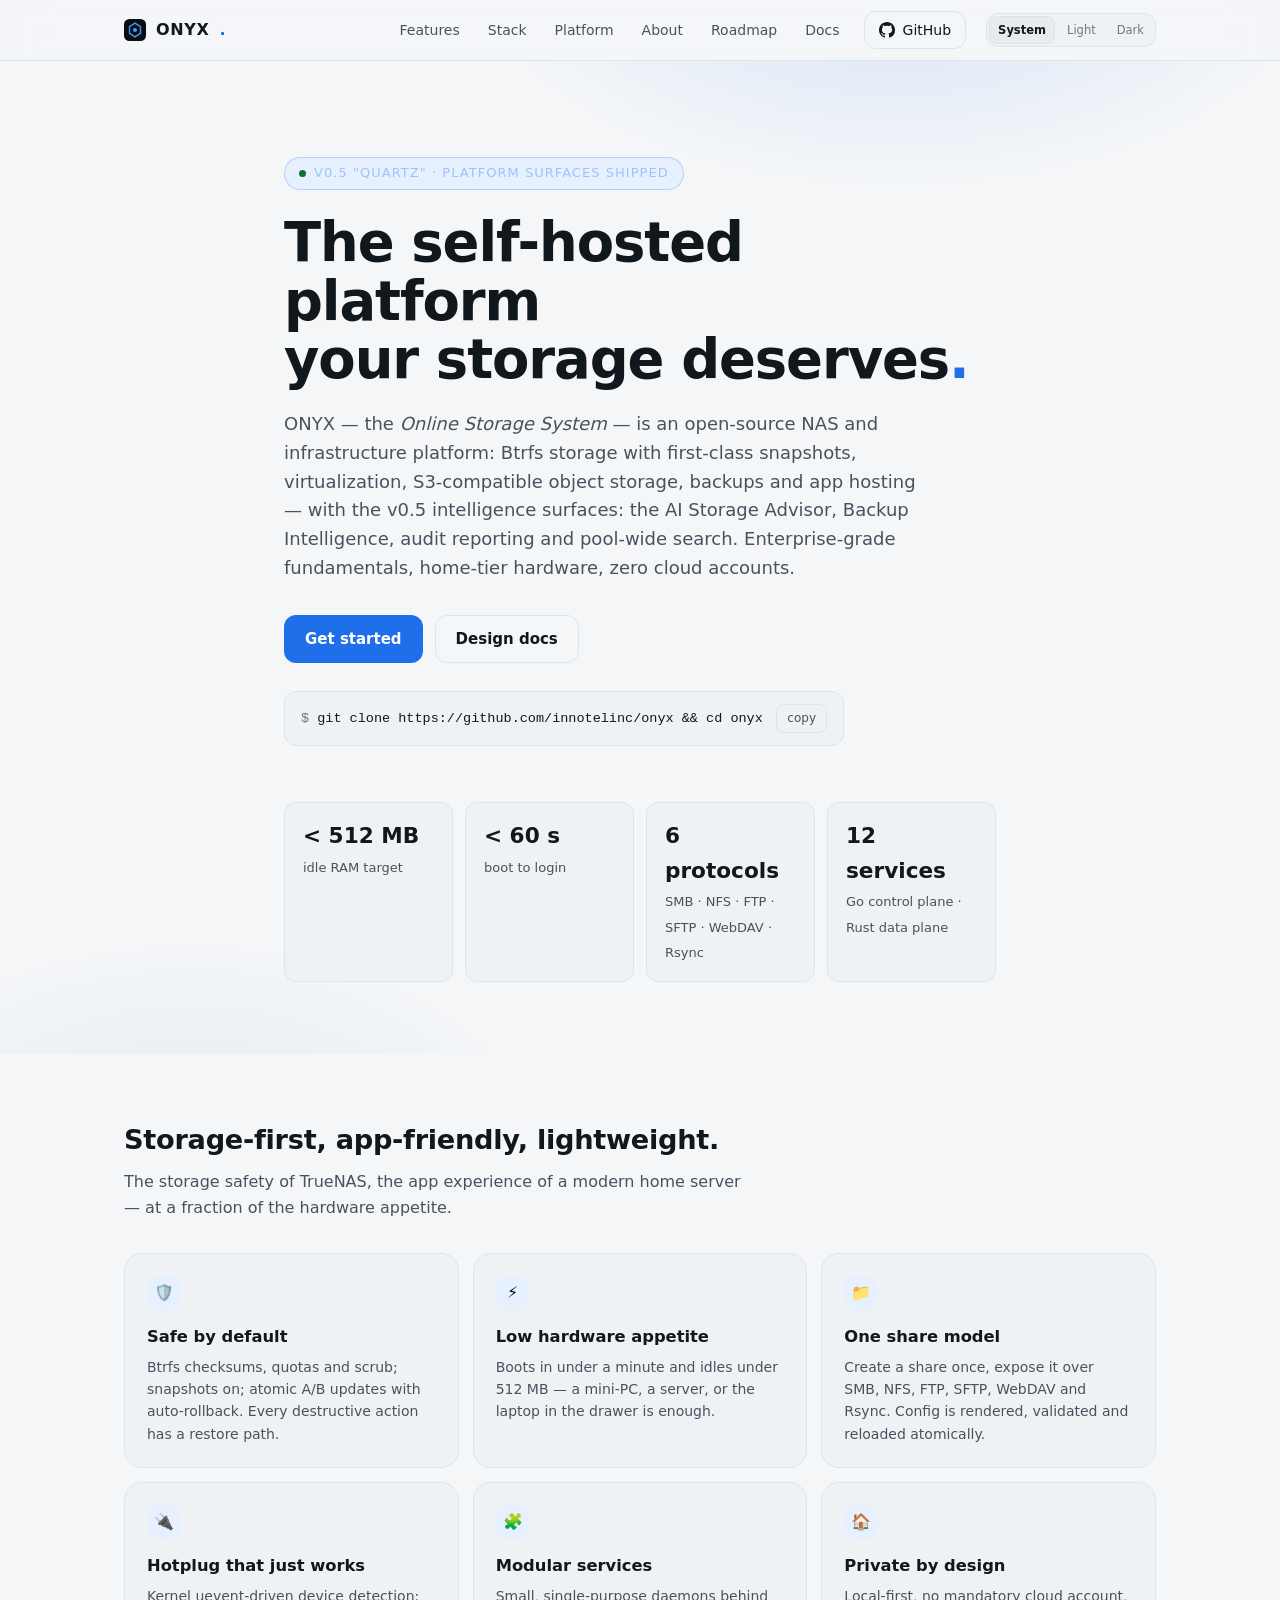
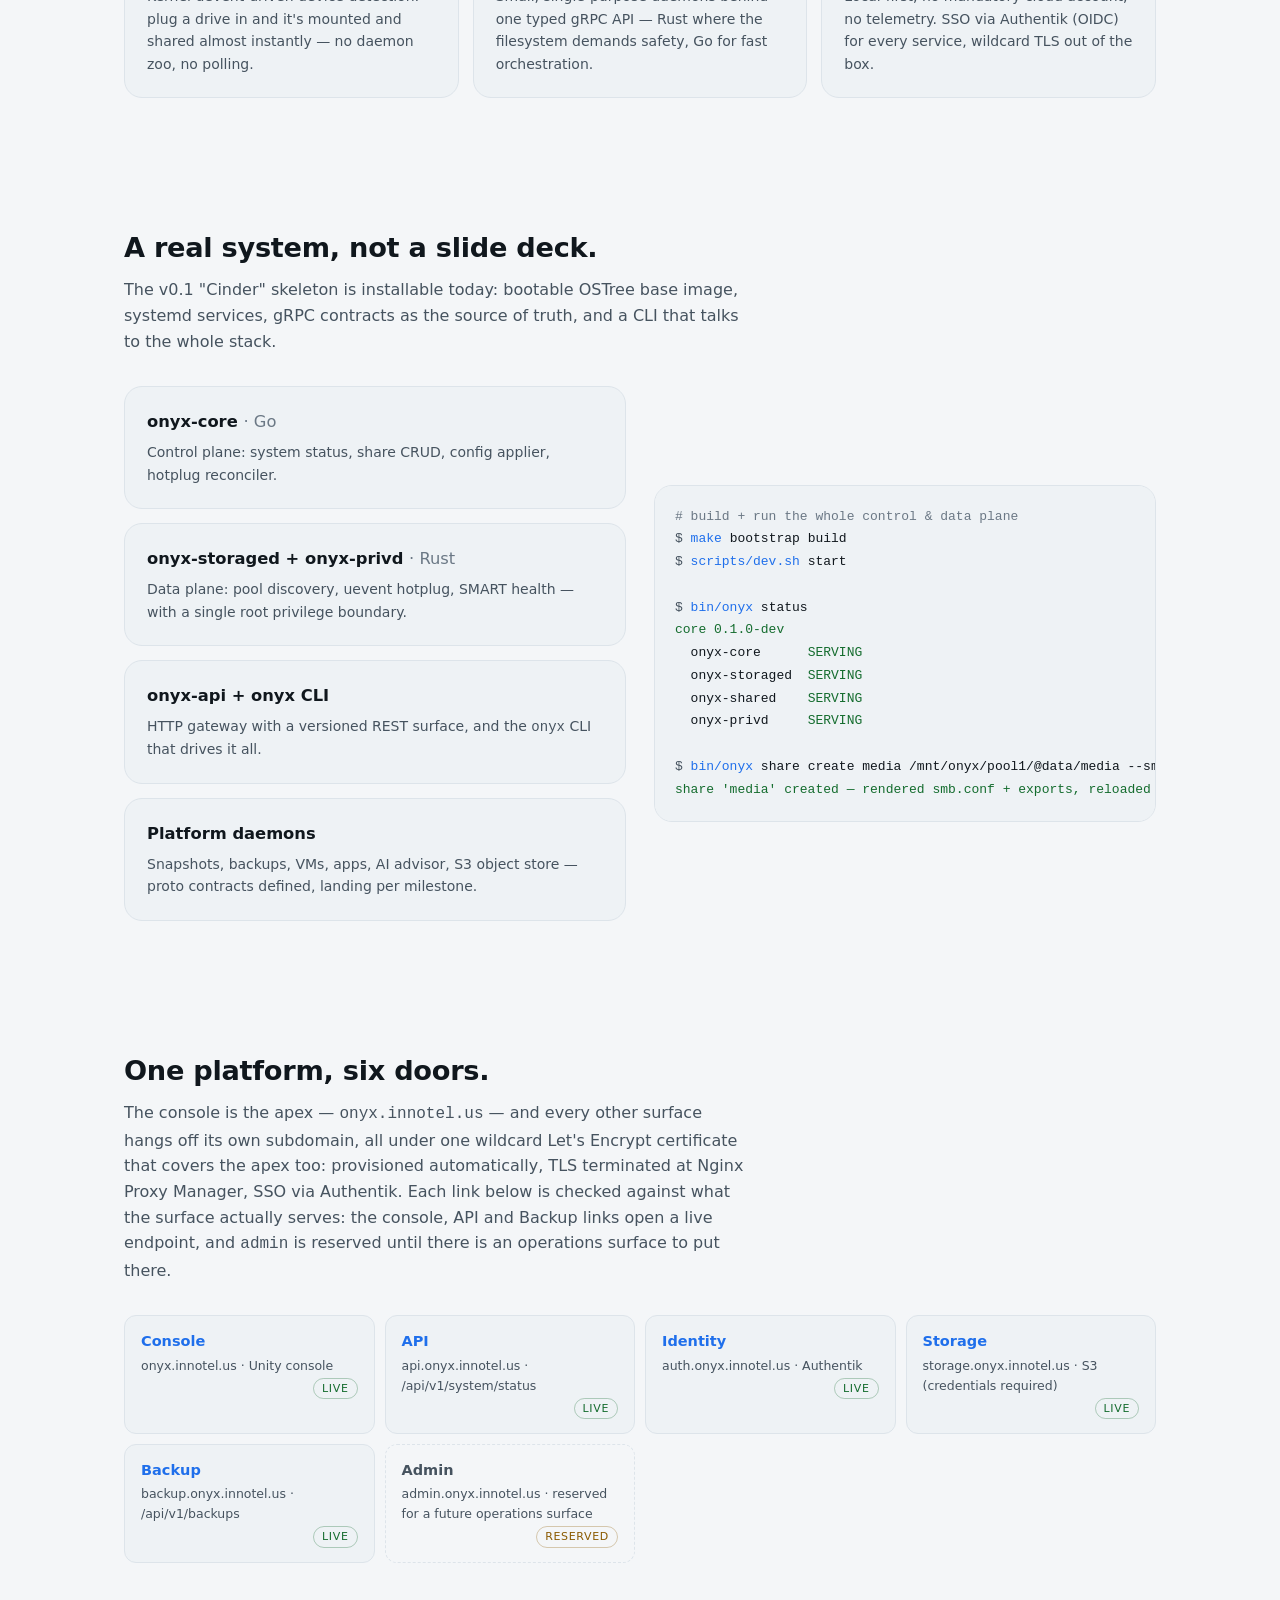
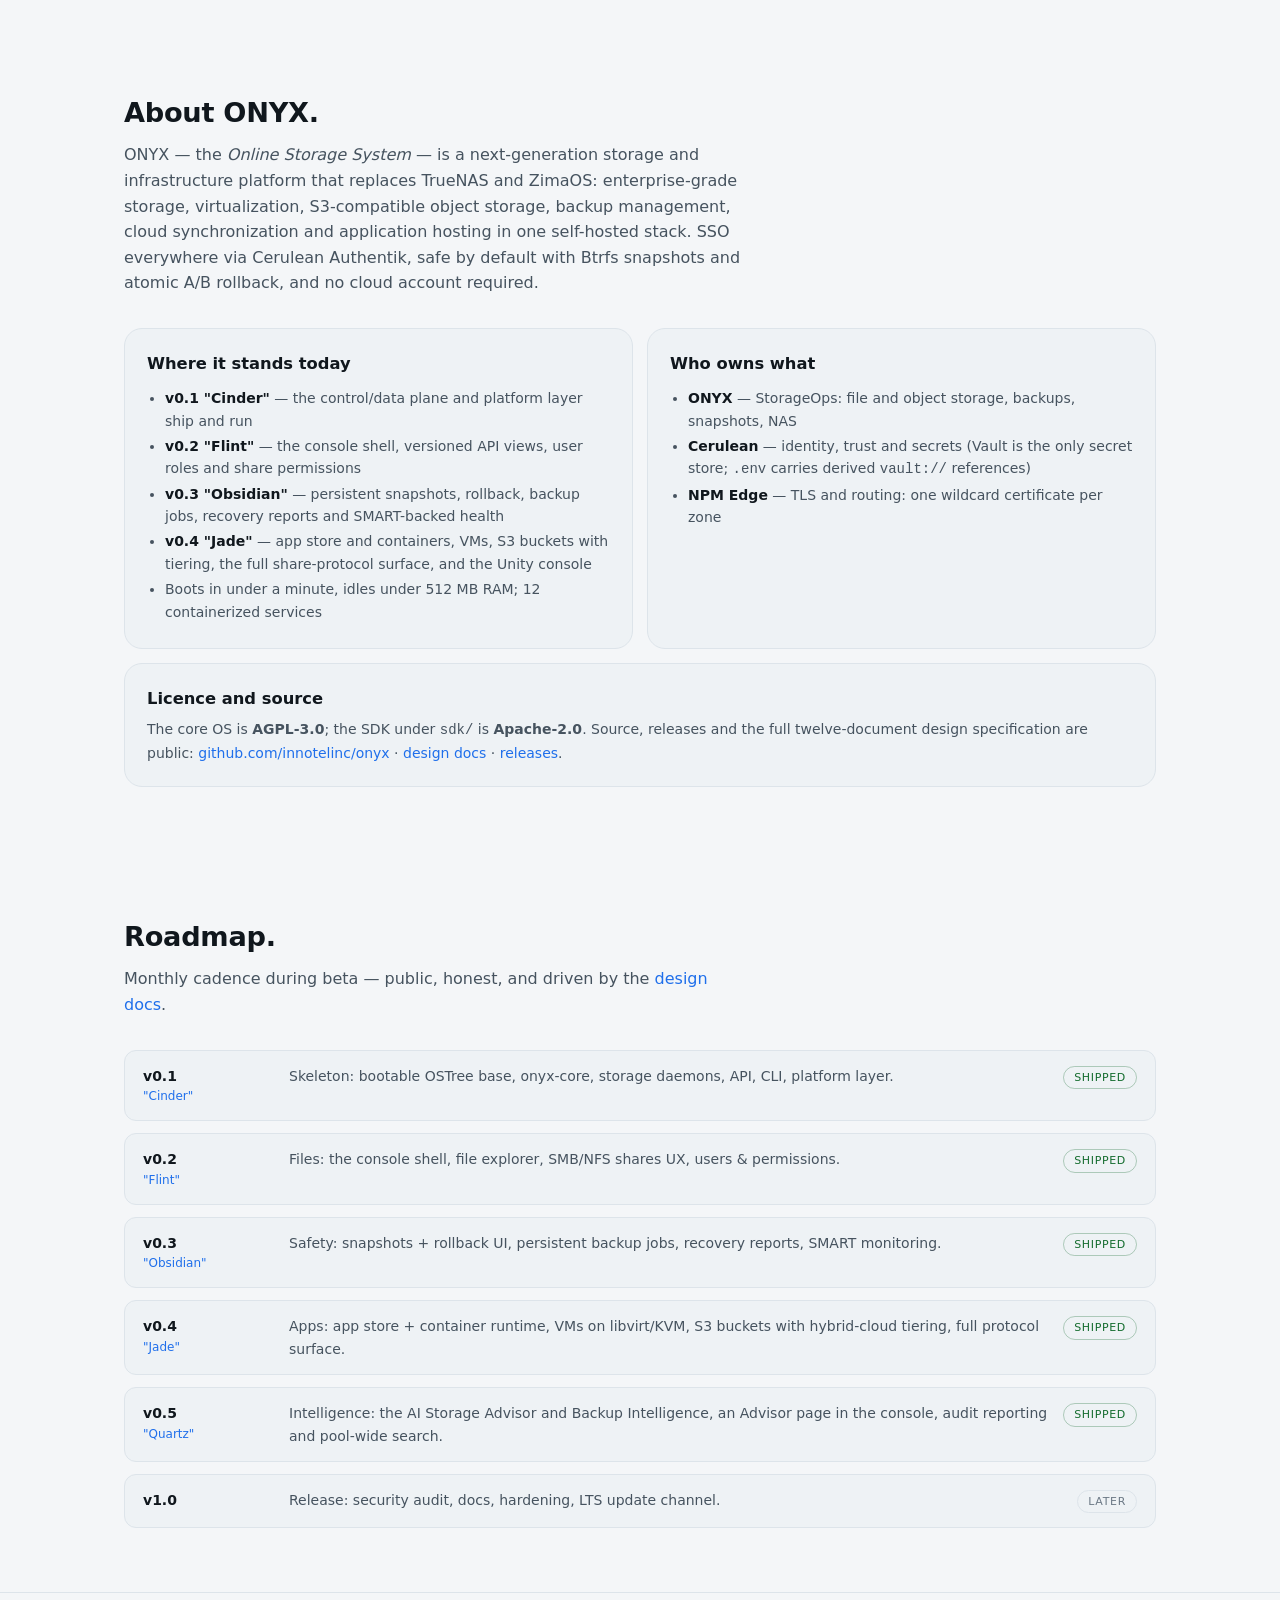
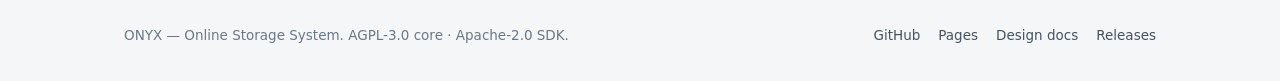
<file: web/landing/index.html>
<!doctype html>
<html lang="en" data-scheme="operations">
<head>
  <meta charset="utf-8">
  <meta name="viewport" content="width=device-width, initial-scale=1">
  <title>ONYX — Online Storage System — Platform</title>
  <meta name="description" content="ONYX is an open-source storage and infrastructure platform: Btrfs storage with snapshots, virtualization, S3-compatible object storage, backups, and app hosting — private and self-hosted.">
  <meta property="og:title" content="ONYX — Online Storage System — Platform">
  <meta property="og:description" content="Enterprise-grade storage, virtualization, object storage, backups and app hosting in one self-hosted stack.">
  <meta property="og:type" content="website">
  <link rel="icon" href="data:image/svg+xml,%3Csvg xmlns='http://www.w3.org/2000/svg' viewBox='0 0 32 32'%3E%3Crect width='32' height='32' rx='8' fill='%230b0d10'/%3E%3Cpath d='M16 6l8 5v10l-8 5-8-5V11z' fill='none' stroke='%233b9dff' stroke-width='2'/%3E%3Ccircle cx='16' cy='16' r='3' fill='%233b9dff'/%3E%3C/svg%3E">
  <link rel="stylesheet" href="unity-theme.css">
  <script>window.UNITY_DEFAULT_SCHEME = "operations";</script>
  <script src="unity-theme.js"></script>
  <style>:root {
      --onyx-bg: var(--canvas);
      --onyx-bg-elevated: var(--surface-muted);
      --onyx-surface: var(--surface);
      --onyx-surface-hover: var(--surface-sunken);
      --onyx-border: var(--line);
      --onyx-text: var(--ink);
      --onyx-text-secondary: var(--ink-soft);
      --onyx-text-muted: var(--ink-faint);
      --onyx-accent: var(--brand);
      --onyx-accent-hover: var(--brand-ring);
      --onyx-accent-tint: var(--brand-soft);
      --onyx-success: var(--ok);
      --onyx-warning: var(--attention);
      --onyx-danger: var(--bad);
      --onyx-info: var(--info);
      --radius-md: var(--radius);
      --ease: cubic-bezier(.2, .8, .2, 1);
    }

    /* ---- Legacy aliases onto the Unity tokens (docs/design/03) ---------- */
    

    * { box-sizing: border-box; }

    html { scroll-behavior: smooth; }

    body {
      margin: 0;
      background: var(--onyx-bg);
      color: var(--onyx-text);
      font-family: ui-sans-serif, system-ui, "Segoe UI", Roboto, "Helvetica Neue", sans-serif;
      font-size: 16px;
      line-height: 1.6;
      -webkit-font-smoothing: antialiased;
    }

    ::selection { background: var(--onyx-accent-tint); }

    a { color: var(--onyx-accent); text-decoration: none; }
    a:hover { color: var(--onyx-accent-hover); }

    code, pre {
      font-family: "JetBrains Mono", ui-monospace, SFMono-Regular, Menlo, Consolas, monospace;
    }

    .wrap { max-width: 1080px; margin: 0 auto; padding: 0 24px; }

    /* ---- Top bar --------------------------------------------------------- */
    .topbar {
      position: sticky; top: 0; z-index: 10;
      background: color-mix(in srgb, var(--canvas) 72%, transparent);
      backdrop-filter: blur(24px);
      -webkit-backdrop-filter: blur(24px);
      border-bottom: 1px solid var(--onyx-border);
    }
    .topbar-inner {
      display: flex; align-items: center; gap: 20px;
      height: 60px;
    }
    .brand {
      display: flex; align-items: center; gap: 10px;
      font-weight: 650; letter-spacing: 0.04em;
      color: var(--onyx-text);
    }
    .brand:hover { color: var(--onyx-text); }
    .brand svg { display: block; }
    .brand .dot { color: var(--onyx-accent); }
    .topbar nav { margin-left: auto; display: flex; align-items: center; gap: 4px; }
    .topbar nav a {
      color: var(--onyx-text-secondary);
      padding: 6px 12px; border-radius: var(--radius-sm);
      font-size: 14px;
      transition: color .15s var(--ease), background .15s var(--ease);
    }
    .topbar nav a:hover { color: var(--onyx-text); background: var(--onyx-surface-hover); }
    .topbar .gh {
      display: inline-flex; align-items: center; gap: 8px;
      margin-left: 8px;
      border: 1px solid var(--onyx-border);
      border-radius: var(--radius-md);
      padding: 7px 14px;
      color: var(--onyx-text);
      font-size: 14px;
      transition: border-color .15s var(--ease), background .15s var(--ease);
    }
    .topbar .gh:hover { border-color: var(--onyx-accent); background: var(--onyx-accent-tint); color: var(--onyx-text); }

    /* ---- Hero ------------------------------------------------------------ */
    .hero { position: relative; overflow: hidden; padding: 96px 0 72px; }
    .hero::before {
      content: "";
      position: absolute; inset: 0;
      background:
        radial-gradient(600px 320px at 70% -10%, color-mix(in srgb, var(--brand) 14%, transparent), transparent 70%),
        radial-gradient(500px 300px at 15% 110%, color-mix(in srgb, var(--info) 8%, transparent), transparent 70%);
      pointer-events: none;
    }
    .hero-inner { position: relative; max-width: 760px; }
    .kicker {
      display: inline-flex; align-items: center; gap: 8px;
      font-size: 13px; letter-spacing: 0.08em; text-transform: uppercase;
      color: var(--onyx-accent-hover);
      background: var(--onyx-accent-tint);
      border: 1px solid color-mix(in srgb, var(--brand) 25%, transparent);
      border-radius: 999px;
      padding: 5px 14px;
      margin: 0 0 24px;
    }
    .kicker .pulse {
      width: 7px; height: 7px; border-radius: 50%;
      background: var(--onyx-success);
      box-shadow: 0 0 0 0 color-mix(in srgb, var(--ok) 50%, transparent);
      animation: pulse 2.4s var(--ease) infinite;
    }
    @keyframes pulse {
      0% { box-shadow: 0 0 0 0 color-mix(in srgb, var(--ok) 45%, transparent); }
      70% { box-shadow: 0 0 0 9px color-mix(in srgb, var(--ok) 0%, transparent); }
      100% { box-shadow: 0 0 0 0 color-mix(in srgb, var(--ok) 0%, transparent); }
    }
    h1 {
      font-size: clamp(2.2rem, 5.5vw, 3.4rem);
      line-height: 1.08;
      letter-spacing: -0.02em;
      margin: 0 0 20px;
      font-weight: 700;
    }
    h1 .accent { color: var(--onyx-accent); }
    .lede {
      font-size: 1.125rem;
      color: var(--onyx-text-secondary);
      max-width: 640px;
      margin: 0 0 32px;
    }
    .cta-row { display: flex; flex-wrap: wrap; gap: 12px; margin-bottom: 28px; }
    .btn {
      display: inline-flex; align-items: center; gap: 8px;
      border-radius: var(--radius-md);
      padding: 11px 20px;
      font-size: 15px; font-weight: 550;
      border: 1px solid transparent;
      cursor: pointer;
      transition: background .15s var(--ease), border-color .15s var(--ease), transform .15s var(--ease);
    }
    .btn-primary { background: var(--onyx-accent); color: var(--brand-ink); font-weight: 600; }
    .btn-primary:hover { background: var(--onyx-accent-hover); color: var(--brand-ink); }
    .btn-secondary { border-color: var(--onyx-border); color: var(--onyx-text); background: transparent; }
    .btn-secondary:hover { border-color: var(--onyx-accent); background: var(--onyx-accent-tint); color: var(--onyx-text); }
    .quickstart {
      display: flex; align-items: center; gap: 14px;
      background: var(--onyx-bg-elevated);
      border: 1px solid var(--onyx-border);
      border-radius: var(--radius-md);
      padding: 12px 16px;
      max-width: 560px;
      font-size: 13.5px;
    }
    .quickstart code { color: var(--onyx-text); white-space: nowrap; overflow-x: auto; }
    .quickstart code .c { color: var(--onyx-text-muted); }
    .quickstart .copy {
      margin-left: auto;
      background: transparent; border: 1px solid var(--onyx-border);
      color: var(--onyx-text-secondary);
      border-radius: var(--radius-sm);
      font: inherit; font-size: 12px;
      padding: 4px 10px; cursor: pointer;
      transition: border-color .15s var(--ease), color .15s var(--ease);
    }
    .quickstart .copy:hover { border-color: var(--onyx-accent); color: var(--onyx-text); }
    .quickstart .copy.copied { color: var(--onyx-success); border-color: var(--onyx-success); }

    /* ---- Stat strip ------------------------------------------------------ */
    .stats {
      display: grid; grid-template-columns: repeat(auto-fit, minmax(150px, 1fr));
      gap: 12px; margin: 56px 0 0;
    }
    .stat {
      background: var(--onyx-bg-elevated);
      border: 1px solid var(--onyx-border);
      border-radius: var(--radius-md);
      padding: 16px 18px;
    }
    .stat b { display: block; font-size: 1.35rem; font-variant-numeric: tabular-nums; }
    .stat span { color: var(--onyx-text-secondary); font-size: 13px; }

    /* ---- Sections -------------------------------------------------------- */
    section { padding: 64px 0; }
    section h2 {
      font-size: 1.7rem; letter-spacing: -0.01em;
      margin: 0 0 8px;
    }
    section .section-sub { color: var(--onyx-text-secondary); margin: 0 0 32px; max-width: 620px; }

    .grid { display: grid; gap: 14px; }
    .grid-3 { grid-template-columns: repeat(auto-fit, minmax(280px, 1fr)); }
    .grid-2 { grid-template-columns: repeat(auto-fit, minmax(340px, 1fr)); }

    .card {
      background: var(--onyx-bg-elevated);
      border: 1px solid var(--onyx-border);
      border-radius: var(--radius-lg);
      padding: 22px;
      transition: border-color .15s var(--ease), transform .15s var(--ease);
    }
    .card:hover { border-color: var(--brand); }
    .card h3 { margin: 0 0 6px; font-size: 1.02rem; }
    .card p { margin: 0; color: var(--onyx-text-secondary); font-size: 14px; }
    .card .icon {
      display: inline-flex; align-items: center; justify-content: center;
      width: 34px; height: 34px;
      border-radius: var(--radius-md);
      background: var(--onyx-accent-tint);
      margin-bottom: 14px;
      font-size: 16px;
    }
    .card ul { margin: 10px 0 0; padding-left: 18px; color: var(--onyx-text-secondary); font-size: 14px; }
    .card ul li { margin: 3px 0; }
    .card ul li b { color: var(--onyx-text); font-weight: 600; }

    /* ---- Surfaces table -------------------------------------------------- */
    .surfaces { display: grid; gap: 10px; grid-template-columns: repeat(auto-fit, minmax(240px, 1fr)); }
    .surface {
      display: flex; flex-direction: column; gap: 2px;
      background: var(--onyx-bg-elevated);
      border: 1px solid var(--onyx-border);
      border-radius: var(--radius-md);
      padding: 14px 16px;
      transition: border-color .15s var(--ease);
    }
    .surface:hover { border-color: var(--onyx-accent); }
    .surface b { font-size: 14.5px; }
    .surface small { color: var(--onyx-text-secondary); font-size: 12.5px; }
    .surface .live {
      margin-left: auto;
      font-size: 11px; letter-spacing: 0.06em; text-transform: uppercase;
      color: var(--onyx-success);
      border: 1px solid color-mix(in srgb, var(--ok) 30%, transparent);
      border-radius: 999px;
      padding: 1px 8px;
    }
    /* Reserved surface: the host and its certificate exist so the edge wiring
       is ready, but nothing is served yet — never claim it is live. */
    .surface.reserved { background: transparent; border-style: dashed; }
    .surface.reserved b { color: var(--onyx-text-secondary); }
    .surface .soon {
      margin-left: auto;
      font-size: 11px; letter-spacing: 0.06em; text-transform: uppercase;
      color: var(--onyx-warning);
      border: 1px solid color-mix(in srgb, var(--attention) 30%, transparent);
      border-radius: 999px;
      padding: 1px 8px;
    }

    /* ---- Stack / code ---------------------------------------------------- */
    .split { display: grid; grid-template-columns: 1fr 1fr; gap: 28px; align-items: center; }
    @media (max-width: 900px) { .split { grid-template-columns: 1fr; } }
    pre.terminal {
      margin: 0;
      background: var(--onyx-bg-elevated);
      border: 1px solid var(--onyx-border);
      border-radius: var(--radius-lg);
      padding: 20px;
      font-size: 13px;
      line-height: 1.75;
      overflow-x: auto;
      color: var(--onyx-text-secondary);
    }
    pre.terminal .p { color: var(--onyx-accent); }
    pre.terminal .o { color: var(--onyx-text); }
    pre.terminal .ok { color: var(--onyx-success); }
    pre.terminal .cmt { color: var(--onyx-text-muted); }

    /* ---- Roadmap --------------------------------------------------------- */
    .roadmap { display: grid; gap: 12px; }
    .mile {
      display: flex; align-items: baseline; gap: 16px;
      border: 1px solid var(--onyx-border);
      background: var(--onyx-bg-elevated);
      border-radius: var(--radius-md);
      padding: 14px 18px;
    }
    .mile .tag {
      flex: 0 0 130px;
      font-weight: 650; font-size: 14px;
      color: var(--onyx-text);
    }
    .mile .tag em {
      font-style: normal; color: var(--onyx-accent);
      display: block; font-size: 12px; font-weight: 500;
    }
    .mile p { margin: 0; color: var(--onyx-text-secondary); font-size: 14px; }
    .mile .state {
      margin-left: auto; flex: 0 0 auto;
      font-size: 11px; letter-spacing: 0.06em; text-transform: uppercase;
      border-radius: 999px; padding: 2px 10px;
    }
    .mile .state.done { color: var(--onyx-success); border: 1px solid color-mix(in srgb, var(--ok) 30%, transparent); }
    .mile .state.next { color: var(--onyx-warning); border: 1px solid color-mix(in srgb, var(--attention) 30%, transparent); }
    .mile .state.later { color: var(--onyx-text-muted); border: 1px solid var(--onyx-border); }

    /* ---- Footer ----------------------------------------------------------- */
    footer {
      border-top: 1px solid var(--onyx-border);
      padding: 32px 0 40px;
      color: var(--onyx-text-muted);
      font-size: 13.5px;
    }
    .foot-inner {
      display: flex; flex-wrap: wrap; gap: 16px; align-items: center;
      justify-content: space-between;
    }
    footer a { color: var(--onyx-text-secondary); }
    footer a:hover { color: var(--onyx-text); }
    .foot-links { display: flex; gap: 18px; flex-wrap: wrap; }

    .ot-theme { display: flex; align-items: center; gap: 3px; padding: 2px; border: 1px solid var(--onyx-border); border-radius: var(--radius-md); }
    .ot-theme button {
      border: 1px solid transparent; background: transparent; color: var(--onyx-text-muted);
      border-radius: var(--radius-sm); padding: 4px 8px; font: inherit; font-size: 11.5px; cursor: pointer;
    }
    .ot-theme button:hover { color: var(--onyx-text); }
    .ot-theme button[aria-pressed="true"] { background: var(--onyx-surface-hover); border-color: var(--onyx-border); color: var(--onyx-text); }

    @media (max-width: 760px) {
      .wrap { padding: 0 16px; }
      .topbar-inner { height: auto; flex-wrap: wrap; gap: 8px; padding: 9px 0; }
      .topbar nav { margin-left: 0; width: 100%; overflow-x: auto; justify-content: flex-start; gap: 2px; padding-bottom: 2px; }
      .topbar nav a { padding: 6px 8px; font-size: 13px; white-space: nowrap; }
      .topbar .gh { display: none; }
      .topbar .ot-theme { margin-left: auto; }
      .hero { padding: 56px 0 40px; }
      .hero-inner { max-width: none; }
      section { padding: 44px 0; }
      .grid-2, .grid-3 { grid-template-columns: 1fr; }
      .split { min-width: 0; }
      .split > * { min-width: 0; }
      pre.terminal { font-size: 12px; padding: 14px; max-width: 100%; }
      .quickstart { flex-wrap: wrap; }
      .quickstart code { min-width: 0; white-space: normal; overflow-wrap: anywhere; }
      .mile { flex-direction: column; gap: 6px; }
      .mile .tag { flex: none; }
      .stats { margin-top: 36px; }
    }

    @media (prefers-reduced-motion: reduce) {
      *, *::before, *::after { animation: none !important; transition: none !important; }
      html { scroll-behavior: auto; }
    }
  </style>
</head>
<body>
  <header class="topbar">
    <div class="wrap topbar-inner">
      <a class="brand" href="#">
        <svg width="22" height="22" viewBox="0 0 32 32" aria-hidden="true">
          <rect width="32" height="32" rx="8" fill="#0b0d10"/>
          <path d="M16 6l8 5v10l-8 5-8-5V11z" fill="none" stroke="#3b9dff" stroke-width="2"/>
          <circle cx="16" cy="16" r="3" fill="#3b9dff"/>
        </svg>
        ONYX<span class="dot">.</span>
      </a>
      <nav aria-label="Main">
        <a href="#features">Features</a>
        <a href="#stack">Stack</a>
        <a href="#platform">Platform</a>
        <a href="#about">About</a>
        <a href="#roadmap">Roadmap</a>
        <a href="docs/">Docs</a>
        <a class="gh" href="https://github.com/innotelinc/onyx">
          <svg width="16" height="16" viewBox="0 0 16 16" fill="currentColor" aria-hidden="true"><path d="M8 0C3.58 0 0 3.58 0 8c0 3.54 2.29 6.53 5.47 7.59.4.07.55-.17.55-.38 0-.19-.01-.82-.01-1.49-2.01.37-2.53-.49-2.69-.94-.09-.23-.48-.94-.82-1.13-.28-.15-.68-.52-.01-.53.63-.01 1.08.58 1.23.82.72 1.21 1.87.87 2.33.66.07-.52.28-.87.51-1.07-1.78-.2-3.64-.89-3.64-3.95 0-.87.31-1.59.82-2.15-.08-.2-.36-1.02.08-2.12 0 0 .67-.21 2.2.82.64-.18 1.32-.27 2-.27s1.36.09 2 .27c1.53-1.04 2.2-.82 2.2-.82.44 1.1.16 1.92.08 2.12.51.56.82 1.27.82 2.15 0 3.07-1.87 3.75-3.65 3.95.29.25.54.73.54 1.48 0 1.07-.01 1.93-.01 2.2 0 .21.15.46.55.38A8.01 8.01 0 0 0 16 8c0-4.42-3.58-8-8-8z"/></svg>
          GitHub
        </a>
      </nav>
        <div class="ot-theme" role="group" aria-label="Colour theme" data-unity-switch><button type="button" data-theme-mode="system" aria-pressed="false">System</button><button type="button" data-theme-mode="light" aria-pressed="false">Light</button><button type="button" data-theme-mode="dark" aria-pressed="false">Dark</button></div>
    </div>
  </header>

  <main>
    <!-- Hero -->
    <div class="hero">
      <div class="wrap hero-inner">
        <p class="kicker"><span class="pulse" aria-hidden="true"></span> v0.5 "Quartz" · platform surfaces shipped</p>
        <h1>The self-hosted platform<br>your storage deserves<span class="accent">.</span></h1>
        <p class="lede">
          ONYX — the <em>Online Storage System</em> — is an open-source NAS and infrastructure
          platform: Btrfs storage with first-class snapshots, virtualization, S3-compatible object
          storage, backups and app hosting — with the v0.5 intelligence surfaces: the AI Storage
          Advisor, Backup Intelligence, audit reporting and pool-wide search. Enterprise-grade
          fundamentals, home-tier hardware, zero cloud accounts.
        </p>
        <div class="cta-row">
          <a class="btn btn-primary" href="https://github.com/innotelinc/onyx#quick-start-docker-platform">Get started</a>
          <a class="btn btn-secondary" href="docs/">Design docs</a>
        </div>
        <div class="quickstart">
          <code><span class="c">$</span> git clone https://github.com/innotelinc/onyx && cd onyx && cp .env.example .env && ./setup.sh</code>
          <button class="copy" id="copy-btn" type="button" aria-label="Copy quick start command">copy</button>
        </div>
        <div class="stats">
          <div class="stat"><b>&lt; 512 MB</b><span>idle RAM target</span></div>
          <div class="stat"><b>&lt; 60 s</b><span>boot to login</span></div>
          <div class="stat"><b>6 protocols</b><span>SMB · NFS · FTP · SFTP · WebDAV · Rsync</span></div>
          <div class="stat"><b>12 services</b><span>Go control plane · Rust data plane</span></div>
        </div>
      </div>
    </div>

    <!-- Features -->
    <section id="features">
      <div class="wrap">
        <h2>Storage-first, app-friendly, lightweight<span class="accent">.</span></h2>
        <p class="section-sub">
          The storage safety of TrueNAS, the app experience of a modern home server — at a
          fraction of the hardware appetite.
        </p>
        <div class="grid grid-3">
          <div class="card">
            <span class="icon" aria-hidden="true">🛡️</span>
            <h3>Safe by default</h3>
            <p>Btrfs checksums, quotas and scrub; snapshots on; atomic A/B updates with auto-rollback. Every destructive action has a restore path.</p>
          </div>
          <div class="card">
            <span class="icon" aria-hidden="true">⚡</span>
            <h3>Low hardware appetite</h3>
            <p>Boots in under a minute and idles under 512 MB — a mini-PC, a server, or the laptop in the drawer is enough.</p>
          </div>
          <div class="card">
            <span class="icon" aria-hidden="true">📁</span>
            <h3>One share model</h3>
            <p>Create a share once, expose it over SMB, NFS, FTP, SFTP, WebDAV and Rsync. Config is rendered, validated and reloaded atomically.</p>
          </div>
          <div class="card">
            <span class="icon" aria-hidden="true">🔌</span>
            <h3>Hotplug that just works</h3>
            <p>Kernel uevent-driven device detection: plug a drive in and it's mounted and shared almost instantly — no daemon zoo, no polling.</p>
          </div>
          <div class="card">
            <span class="icon" aria-hidden="true">🧩</span>
            <h3>Modular services</h3>
            <p>Small, single-purpose daemons behind one typed gRPC API — Rust where the filesystem demands safety, Go for fast orchestration.</p>
          </div>
          <div class="card">
            <span class="icon" aria-hidden="true">🏠</span>
            <h3>Private by design</h3>
            <p>Local-first, no mandatory cloud account, no telemetry. SSO via Authentik (OIDC) for every service, wildcard TLS out of the box.</p>
          </div>
        </div>
      </div>
    </section>

    <!-- Stack -->
    <section id="stack">
      <div class="wrap">
        <h2>A real system, not a slide deck<span class="accent">.</span></h2>
        <p class="section-sub">
          The v0.1 "Cinder" skeleton is installable today: bootable OSTree base image, systemd
          services, gRPC contracts as the source of truth, and a CLI that talks to the whole stack.
        </p>
        <div class="split">
          <div>
            <div class="grid" style="gap:14px">
              <div class="card">
                <h3>onyx-core <span style="color:var(--onyx-text-muted);font-weight:400">· Go</span></h3>
                <p>Control plane: system status, share CRUD, config applier, hotplug reconciler.</p>
              </div>
              <div class="card">
                <h3>onyx-storaged + onyx-privd <span style="color:var(--onyx-text-muted);font-weight:400">· Rust</span></h3>
                <p>Data plane: pool discovery, uevent hotplug, SMART health — with a single root privilege boundary.</p>
              </div>
              <div class="card">
                <h3>onyx-api + onyx CLI</h3>
                <p>HTTP gateway with a versioned REST surface, and the <code>onyx</code> CLI that drives it all.</p>
              </div>
              <div class="card">
                <h3>Platform daemons</h3>
                <p>Snapshots, backups, VMs, apps, AI advisor, S3 object store — proto contracts defined, landing per milestone.</p>
              </div>
            </div>
          </div>
          <pre class="terminal"><span class="cmt"># build + run the whole control & data plane</span>
$ <span class="p">make</span> <span class="o">bootstrap build</span>
$ <span class="p">scripts/dev.sh</span> <span class="o">start</span>

$ <span class="p">bin/onyx</span> <span class="o">status</span>
<span class="ok">core 0.1.0-dev</span>
  <span class="o">onyx-core</span>      <span class="ok">SERVING</span>
  <span class="o">onyx-storaged</span>  <span class="ok">SERVING</span>
  <span class="o">onyx-shared</span>    <span class="ok">SERVING</span>
  <span class="o">onyx-privd</span>     <span class="ok">SERVING</span>

$ <span class="p">bin/onyx</span> <span class="o">share create media /mnt/onyx/pool1/@data/media --smb --nfs</span>
<span class="ok">share 'media' created — rendered smb.conf + exports, reloaded</span></pre>
        </div>
      </div>
    </section>

    <!-- Platform surfaces -->
    <section id="platform">
      <div class="wrap">
        <h2>One platform, six doors<span class="accent">.</span></h2>
        <p class="section-sub">
          The console is the apex — <code>onyx.innotel.us</code> — and every other surface hangs
          off its own subdomain, all under one wildcard Let's Encrypt certificate that covers
          the apex too: provisioned automatically, TLS terminated at Nginx Proxy Manager, SSO
          via Authentik. Each link below is checked against what the surface actually serves:
          the console, API and Backup links open a live endpoint, and <code>admin</code> is
          reserved until there is an operations surface to put there.
        </p>
        <div class="surfaces">
          <a class="surface" href="https://onyx.innotel.us"><b>Console</b><small>onyx.innotel.us · Unity console</small><span class="live">live</span></a>
          <a class="surface" href="https://api.onyx.innotel.us/api/v1/system/status"><b>API</b><small>api.onyx.innotel.us · /api/v1/system/status</small><span class="live">live</span></a>
          <a class="surface" href="https://auth.onyx.innotel.us"><b>Identity</b><small>auth.onyx.innotel.us · Authentik</small><span class="live">live</span></a>
          <a class="surface" href="https://storage.onyx.innotel.us"><b>Storage</b><small>storage.onyx.innotel.us · S3 (credentials required)</small><span class="live">live</span></a>
          <a class="surface" href="https://backup.onyx.innotel.us/api/v1/backups"><b>Backup</b><small>backup.onyx.innotel.us · /api/v1/backups</small><span class="live">live</span></a>
          <div class="surface reserved"><b>Admin</b><small>admin.onyx.innotel.us · reserved for a future operations surface</small><span class="soon">reserved</span></div>
        </div>
      </div>
    </section>

    <!-- About -->
    <section id="about">
      <div class="wrap">
        <h2>About ONYX<span class="accent">.</span></h2>
        <p class="section-sub">
          ONYX — the <em>Online Storage System</em> — is a next-generation storage and
          infrastructure platform that replaces TrueNAS and ZimaOS: enterprise-grade
          storage, virtualization, S3-compatible object storage, backup management, cloud
          synchronization and application hosting in one self-hosted stack. SSO everywhere
          via Cerulean Authentik, safe by default with Btrfs snapshots and atomic A/B
          rollback, and no cloud account required.
        </p>
        <div class="grid grid-2">
          <div class="card">
            <h3>Where it stands today</h3>
            <ul>
              <li><b>v0.1 "Cinder"</b> — the control/data plane and platform layer ship and run</li>
              <li><b>v0.2 "Flint"</b> — the console shell, versioned API views, user roles and
                share permissions</li>
              <li><b>v0.3 "Obsidian"</b> — persistent snapshots, rollback, backup jobs,
                recovery reports and SMART-backed health</li>
              <li><b>v0.4 "Jade"</b> — app store and containers, VMs, S3 buckets with tiering,
                the full share-protocol surface, and the Unity console</li>
              <li>Boots in under a minute, idles under 512 MB RAM; 12 containerized services</li>
            </ul>
          </div>
          <div class="card">
            <h3>Who owns what</h3>
            <ul>
              <li><b>ONYX</b> — StorageOps: file and object storage, backups, snapshots, NAS</li>
              <li><b>Cerulean</b> — identity, trust and secrets (Vault is the only secret store;
                <code>.env</code> carries derived <code>vault://</code> references)</li>
              <li><b>NPM Edge</b> — TLS and routing: one wildcard certificate per zone</li>
            </ul>
          </div>
        </div>
        <div class="card" style="margin-top:14px">
          <h3>Licence and source</h3>
          <p>
            The core OS is <b>AGPL-3.0</b>; the SDK under <code>sdk/</code> is
            <b>Apache-2.0</b>. Source, releases and the full twelve-document design
            specification are public:
            <a href="https://github.com/innotelinc/onyx">github.com/innotelinc/onyx</a> ·
            <a href="docs/">design docs</a> ·
            <a href="https://github.com/innotelinc/onyx/releases">releases</a>.
          </p>
        </div>
      </div>
    </section>

    <!-- Roadmap -->
    <section id="roadmap">
      <div class="wrap">
        <h2>Roadmap<span class="accent">.</span></h2>
        <p class="section-sub">Monthly cadence during beta — public, honest, and driven by the <a href="docs/">design docs</a>.</p>
        <div class="roadmap">
          <div class="mile">
            <span class="tag">v0.1 <em>"Cinder"</em></span>
            <p>Skeleton: bootable OSTree base, onyx-core, storage daemons, API, CLI, platform layer.</p>
            <span class="state done">shipped</span>
          </div>
          <div class="mile">
            <span class="tag">v0.2 <em>"Flint"</em></span>
            <p>Files: the console shell, file explorer, SMB/NFS shares UX, users &amp; permissions.</p>
            <span class="state done">shipped</span>
          </div>
          <div class="mile">
            <span class="tag">v0.3 <em>"Obsidian"</em></span>
            <p>Safety: snapshots + rollback UI, persistent backup jobs, recovery reports, SMART monitoring.</p>
            <span class="state done">shipped</span>
          </div>
          <div class="mile">
            <span class="tag">v0.4 <em>"Jade"</em></span>
            <p>Apps: app store + container runtime, VMs on libvirt/KVM, S3 buckets with hybrid-cloud tiering, full protocol surface.</p>
            <span class="state done">shipped</span>
          </div>
          <div class="mile">
            <span class="tag">v0.5 <em>"Quartz"</em></span>
            <p>Intelligence: the AI Storage Advisor and Backup Intelligence, an Advisor page in the console, audit reporting and pool-wide search.</p>
            <span class="state done">shipped</span>
          </div>
          <div class="mile">
            <span class="tag">v1.0</span>
            <p>Release: security audit, docs, hardening, LTS update channel.</p>
            <span class="state later">later</span>
          </div>
        </div>
      </div>
    </section>
  </main>

  <footer>
    <div class="wrap foot-inner">
      <span>ONYX — Online Storage System. AGPL-3.0 core · Apache-2.0 SDK.</span>
      <span class="foot-links">
        <a href="https://github.com/innotelinc/onyx">GitHub</a>
        <a href="https://innotelinc.github.io/onyx">Pages</a>
        <a href="docs/">Design docs</a>
        <a href="https://github.com/innotelinc/onyx/releases">Releases</a>
      </span>
    </div>
  </footer>

  <script>
    // Copy-to-clipboard for the quick-start one-liner (progressive enhancement).
    document.getElementById('copy-btn').addEventListener('click', function () {
      var cmd = 'git clone https://github.com/innotelinc/onyx && cd onyx && cp .env.example .env && ./setup.sh';
      var self = this;
      function done() {
        self.textContent = 'copied';
        self.classList.add('copied');
        setTimeout(function () {
          self.textContent = 'copy';
          self.classList.remove('copied');
        }, 2000);
      }
      if (navigator.clipboard && navigator.clipboard.writeText) {
        navigator.clipboard.writeText(cmd).then(done, done);
      } else {
        done();
      }
    });
  </script>
  <script>(function(){
  var api=window.UnityTheme||window.OntrakTheme;if(!api)return;
  function paint(){var now=api.mode();var all=document.querySelectorAll('[data-theme-mode]');
    for(var i=0;i<all.length;i++){all[i].setAttribute('aria-pressed',String(all[i].getAttribute('data-theme-mode')===now));}}
  var buttons=document.querySelectorAll('[data-theme-mode]');
  for(var i=0;i<buttons.length;i++){buttons[i].addEventListener('click',function(){api.setMode(this.getAttribute('data-theme-mode'));});}
  window.addEventListener('unity:theme',paint);window.addEventListener('ontrak:theme',paint);paint();
})();</script>
</body>
</html>
</file>
<file: web/landing/unity-theme.css>
/*
 * ═══════════════════════════════════════════════════════════════════════════
 * UNITY — the shared theme.  THE canonical copy.
 * ═══════════════════════════════════════════════════════════════════════════
 *
 * One theme for every Innotel project, not just the OnTrak ones. `theme/README.md`
 * is the adoption guide for a new project; this file is the palette.
 *
 * Every product ships a byte-identical copy of this file (each app is built from its
 * own directory, so a file outside the build context cannot be imported).
 * `theme/tests/test_theme_copies.py` fails if any copy drifts, which is what stops
 * "one palette" from becoming five opinions over six months.
 *
 * ── Two names worth keeping apart ──────────────────────────────────────────
 *
 *   **Unity** (this)   the theme: three schemes, two modes, one vocabulary.
 *   **OnTrak Unity**  the portal that is one of the things wearing it. The theme
 *                     came first and the product took its name, which is the
 *                     direction that causes no trouble.
 *
 * ── What is here, and why it is shaped this way ────────────────────────────
 *
 * THREE SCHEMES, TWO MODES, ONE VOCABULARY.
 *
 *   scheme "desk"        the training range and the service desk — the violet
 *                        family that Tix and OnTrak IT Support Training already
 *                        use, so those two apps change least.
 *   scheme "operations"  the operations consoles — the graphite-and-blue family
 *                        that OnTrak Sync and the Unity portal already use.
 *   scheme "soc"         the security-operations console — the navy-and-cyan
 *                        family Sentinel wears, in the visual language of the
 *                        open-source SIEM consoles.
 *
 *   mode "light" / "dark" applies to all three, and `system` follows the machine.
 *
 * A product picks its default scheme; the person can override either axis, and the
 * choice is remembered per browser. That is the whole point of the exercise: the
 * same page should be readable in a bright office and at 3am, and an operator who
 * has learned one product's colours should not have to relearn them in the next.
 *
 * The vocabulary is deliberately semantic — `--surface`, `--ink-faint`,
 * `--attention` — and never visual. A class that says what a thing *is* (a
 * finding, an outage, an SLA breach) cannot quietly pick a new colour, and
 * `--unknown` exists as its own token because a check that never ran must never be
 * painted the same as a check that passed.
 *
 * Usage: set `data-scheme` and `data-mode` on <html> (see unity-theme.js), then use
 * the tokens. No component should name a raw colour.
 */

/* ══ scheme: desk — light ═══════════════════════════════════════════════════ */
:root {
  color-scheme: light;

  --canvas: #f7f6fb;
  --surface: #ffffff;
  --surface-muted: #f1effa;
  --surface-sunken: #ebe7f6;
  --line: #e4e0f0;
  --line-strong: #cec8e3;

  --ink: #191430;
  --ink-soft: #4b4468;
  --ink-faint: #6d6789;

  --brand: #5f3fe6;
  --brand-soft: #ece8ff;
  --brand-ink: #ffffff;
  --brand-ring: #b9a8f7;

  --ok: #146c2e;
  --ok-soft: #e4f6e8;
  --info: #1360a8;
  --info-soft: #e5f0fb;
  --bad: #b3261e;
  --bad-soft: #fdeceb;
  --attention: #8a5a00;
  --attention-soft: #fdf3dd;
  --unknown: #6b6b76;
  --unknown-soft: #efeff3;

  /* The products' identifying colours. A tone is a *label*, never the only
     signal: every tile also carries the product's name in text. */
  --tone-its: #4d6b00;
  --tone-tix: #0a5c9e;
  --tone-sentinel: #b0246a;
  --tone-sync: #05685e;
  --tone-genie: #7c3aed;
  --tone-engineer: #0f766e;
  --tone-lab: #b45309;
  --tone-godmode: #b91c1c;
  --tone-class: #4f46e5;
  --tone-unity: #0891b2;

  --shadow-card: 0 1px 2px rgb(25 20 48 / 5%), 0 10px 30px -14px rgb(25 20 48 / 18%);
  --shadow-pop: 0 8px 28px -8px rgb(25 20 48 / 26%);

  /*
   * ── Liquid glass ───────────────────────────────────────────────────────
   *
   * A surface made of light rather than of a solid colour: a translucent tint
   * over whatever is behind it, a hairline edge brighter than the tint (the
   * "light catch" on a pane's rim), a soft drop shadow to lift it off the
   * canvas, and a blur of the content underneath.
   *
   * The tokens are mixed from the *scheme's own* surface and ink, so they are
   * defined once here instead of six times — the value of `--surface` is resolved
   * where the glass is used, not where this block is written. A light scheme gets
   * white frosted panes, a dark one gets smoked glass, and a product does not have
   * to know which it is to use them.
   *
   * `--glass-tint` is the everyday pane (sidebar, rail, composer); the `-strong`
   * one is for something that must stay readable over busy content (a dialog, a
   * menu). Both keep enough opacity that text contrast does not depend on the blur
   * being supported.
   */
  --glass-tint: color-mix(in srgb, var(--surface) 66%, transparent);
  --glass-tint-strong: color-mix(in srgb, var(--surface) 86%, transparent);
  --glass-tint-soft: color-mix(in srgb, var(--surface) 42%, transparent);
  --glass-line: color-mix(in srgb, var(--ink) 12%, transparent);
  --glass-line-bright: color-mix(in srgb, #ffffff 55%, transparent);
  --glass-sheen: linear-gradient(
    180deg,
    color-mix(in srgb, #ffffff 22%, transparent),
    transparent 38%
  );
  --glass-shadow: 0 1px 2px color-mix(in srgb, var(--ink) 8%, transparent),
    0 24px 60px -32px color-mix(in srgb, var(--ink) 55%, transparent);
  --glass-shadow-pop: 0 1px 0 color-mix(in srgb, #ffffff 45%, transparent) inset,
    0 2px 6px color-mix(in srgb, var(--ink) 10%, transparent),
    0 30px 70px -28px color-mix(in srgb, var(--ink) 60%, transparent);
  --glass-blur: 20px;
  --glass-saturate: 140%;
  --glass-radius: 16px;

  --radius-sm: 8px;
  --radius: 12px;
  --radius-lg: 18px;
  --radius-pill: 999px;

  --font-sans: -apple-system, BlinkMacSystemFont, "Segoe UI", Roboto, Helvetica, Arial, sans-serif;
  --font-display: var(--font-sans);
  --mono: ui-monospace, SFMono-Regular, "SF Mono", Menlo, Consolas, monospace;

  --space-1: 4px;
  --space-2: 8px;
  --space-3: 12px;
  --space-4: 16px;
  --space-5: 22px;
  --space-6: 32px;
}

/* ══ scheme: desk — dark ════════════════════════════════════════════════════ */
@media (prefers-color-scheme: dark) {
  :root:not([data-mode="light"]) {
    color-scheme: dark;

    --canvas: #100c22;
    --surface: #1a1433;
    --surface-muted: #221a40;
    --surface-sunken: #151029;
    --line: #332a55;
    --line-strong: #453a6e;

    --ink: #f5f3ff;
    --ink-soft: #c3bce0;
    --ink-faint: #9a92bd;

    --brand: #9b83ff;
    --brand-soft: #2a2154;
    --brand-ink: #14102a;
    --brand-ring: #5b46a8;

    --ok: #5ed37a;
    --ok-soft: #16301f;
    --info: #6cc0ff;
    --info-soft: #152a3f;
    --bad: #ff8a80;
    --bad-soft: #34191a;
    --attention: #ffc157;
    --attention-soft: #33260f;
    --unknown: #8f87b3;
    --unknown-soft: #241e42;

    --tone-its: #b4e85c;
    --tone-tix: #6cc0ff;
    --tone-sentinel: #ff7cb4;
    --tone-sync: #3fd3c1;
    --tone-genie: #c4b5fd;
    --tone-engineer: #5eead4;
    --tone-lab: #fbbf24;
    --tone-godmode: #fca5a5;
    --tone-class: #a5b4fc;
    --tone-unity: #67e8f9;

    --shadow-card: 0 1px 2px rgb(0 0 0 / 30%), 0 12px 32px -14px rgb(0 0 0 / 60%);
    --shadow-pop: 0 10px 34px -8px rgb(0 0 0 / 66%);
  }
}

/* The same thing, asked for explicitly. A person who picks "dark" gets dark on a
   machine that prefers light, which is the entire reason the toggle exists. */
:root[data-mode="dark"] {
  color-scheme: dark;

  --canvas: #100c22;
  --surface: #1a1433;
  --surface-muted: #221a40;
  --surface-sunken: #151029;
  --line: #332a55;
  --line-strong: #453a6e;

  --ink: #f5f3ff;
  --ink-soft: #c3bce0;
  --ink-faint: #9a92bd;

  --brand: #9b83ff;
  --brand-soft: #2a2154;
  --brand-ink: #14102a;
  --brand-ring: #5b46a8;

  --ok: #5ed37a;
  --ok-soft: #16301f;
  --info: #6cc0ff;
  --info-soft: #152a3f;
  --bad: #ff8a80;
  --bad-soft: #34191a;
  --attention: #ffc157;
  --attention-soft: #33260f;
  --unknown: #8f87b3;
  --unknown-soft: #241e42;

  --tone-its: #b4e85c;
  --tone-tix: #6cc0ff;
  --tone-sentinel: #ff7cb4;
  --tone-sync: #3fd3c1;
  --tone-genie: #c4b5fd;
  --tone-engineer: #5eead4;
  --tone-lab: #fbbf24;
  --tone-godmode: #fca5a5;
  --tone-class: #a5b4fc;
  --tone-unity: #67e8f9;

  --shadow-card: 0 1px 2px rgb(0 0 0 / 30%), 0 12px 32px -14px rgb(0 0 0 / 60%);
  --shadow-pop: 0 10px 34px -8px rgb(0 0 0 / 66%);
}

/* ══ scheme: operations — light (graphite neutrals, blue brand) ════════════ */
:root[data-scheme="operations"] {
  color-scheme: light;

  --canvas: #f4f6f8;
  --surface: #ffffff;
  --surface-muted: #eef2f5;
  --surface-sunken: #e6ebef;
  --line: #dde4ea;
  --line-strong: #c2ccd6;

  --ink: #10171d;
  --ink-soft: #46535f;
  --ink-faint: #6b7885;

  --brand: #1f6feb;
  --brand-soft: #e6f0ff;
  --brand-ink: #ffffff;
  --brand-ring: #9dc2ff;

  --tone-its: #3f6212;
  --tone-tix: #1f6feb;
  --tone-sentinel: #9d174d;
  --tone-sync: #0f766e;
  --tone-genie: #7c3aed;
  --tone-engineer: #0f766e;
  --tone-lab: #a16207;
  --tone-godmode: #b91c1c;
  --tone-class: #4f46e5;
  --tone-unity: #0891b2;

  --shadow-card: 0 1px 2px rgb(16 23 29 / 5%), 0 10px 30px -14px rgb(16 23 29 / 18%);
}

/* ══ scheme: operations — dark ═════════════════════════════════════════════ */
:root[data-scheme="operations"][data-mode="dark"] {
  color-scheme: dark;

  --canvas: #0b1015;
  --surface: #121a22;
  --surface-muted: #17212b;
  --surface-sunken: #0e151c;
  --line: #1e2a35;
  --line-strong: #2b3a48;

  --ink: #e6edf3;
  --ink-soft: #a9b8c6;
  --ink-faint: #78899a;

  --brand: #2f81f7;
  --brand-soft: #16243a;
  --brand-ink: #ffffff;
  --brand-ring: #1f4468;

  --ok: #3fb950;
  --ok-soft: #12261a;
  --info: #58a6ff;
  --info-soft: #14202e;
  --bad: #f85149;
  --bad-soft: #2d1615;
  --attention: #d29922;
  --attention-soft: #2a2110;
  --unknown: #8b949e;
  --unknown-soft: #1a222b;

  --tone-its: #7ee787;
  --tone-tix: #79c0ff;
  --tone-sentinel: #ff7b72;
  --tone-sync: #56d4dd;
  --tone-genie: #d0bcff;
  --tone-engineer: #5eead4;
  --tone-lab: #fbbf24;
  --tone-godmode: #fca5a5;
  --tone-class: #a5b4fc;
  --tone-unity: #67e8f9;

  --shadow-card: 0 1px 2px rgb(0 0 0 / 34%), 0 12px 32px -14px rgb(0 0 0 / 62%);
}

@media (prefers-color-scheme: dark) {
  :root[data-scheme="operations"]:not([data-mode="light"]) {
    color-scheme: dark;

    --canvas: #0b1015;
    --surface: #121a22;
    --surface-muted: #17212b;
    --surface-sunken: #0e151c;
    --line: #1e2a35;
    --line-strong: #2b3a48;

    --ink: #e6edf3;
    --ink-soft: #a9b8c6;
    --ink-faint: #78899a;

    --brand: #2f81f7;
    --brand-soft: #16243a;
    --brand-ink: #ffffff;
    --brand-ring: #1f4468;

    --ok: #3fb950;
    --ok-soft: #12261a;
    --info: #58a6ff;
    --info-soft: #14202e;
    --bad: #f85149;
    --bad-soft: #2d1615;
    --attention: #d29922;
    --attention-soft: #2a2110;
    --unknown: #8b949e;
    --unknown-soft: #1a222b;

    --tone-its: #7ee787;
    --tone-tix: #79c0ff;
    --tone-sentinel: #ff7b72;
    --tone-sync: #56d4dd;
    --tone-genie: #d0bcff;
    --tone-engineer: #5eead4;
    --tone-lab: #fbbf24;
    --tone-godmode: #fca5a5;
    --tone-class: #a5b4fc;
    --tone-unity: #67e8f9;

    --shadow-card: 0 1px 2px rgb(0 0 0 / 34%), 0 12px 32px -14px rgb(0 0 0 / 62%);
  }
}

/* ══ scheme: soc — light (cool neutrals, cyan brand) ══════════════════════
 * The security-operations console's own scheme: Sentinel. Deep navy in the dark,
 * a cool near-white in the light, and a cyan brand that means "this is the SOC"
 * the way violet means the desk and blue means operations. Modelled on the
 * open-source SIEM consoles (UTMStack and its neighbours), which is the visual
 * language somebody who works a security queue already reads without being told.
 */
:root[data-scheme="soc"] {
  color-scheme: light;

  --canvas: #f2f5f9;
  --surface: #ffffff;
  --surface-muted: #e9eff6;
  --surface-sunken: #dfe8f2;
  --line: #d3dfeb;
  --line-strong: #b3c4d6;

  --ink: #071a2b;
  --ink-soft: #37506a;
  --ink-faint: #5d7691;

  --brand: #0f6fd1;
  --brand-soft: #e0edfb;
  --brand-ink: #ffffff;
  --brand-ring: #93c0ea;

  --ok: #0d6b46;
  --ok-soft: #e2f5eb;
  --info: #0f6fd1;
  --info-soft: #e0edfb;
  --bad: #b3252b;
  --bad-soft: #fdeaea;
  --attention: #8a5a00;
  --attention-soft: #fdf2da;
  --unknown: #64748b;
  --unknown-soft: #edf1f6;

  --tone-its: #4d6b00;
  --tone-tix: #0f6fd1;
  --tone-sentinel: #0e7f9c;
  --tone-sync: #0f766e;
  --tone-genie: #7c3aed;
  --tone-engineer: #0f766e;
  --tone-lab: #b45309;
  --tone-godmode: #b91c1c;
  --tone-class: #4f46e5;
  --tone-unity: #0891b2;

  --shadow-card: 0 1px 2px rgb(7 26 43 / 5%), 0 10px 30px -14px rgb(7 26 43 / 18%);
}

/* ══ scheme: soc — dark (near-black navy, cyan) ═══════════════════════════ */
:root[data-scheme="soc"][data-mode="dark"] {
  color-scheme: dark;

  --canvas: #04080f;
  --surface: #0a1420;
  --surface-muted: #0f1c2b;
  --surface-sunken: #060d17;
  --line: #16273a;
  --line-strong: #23405c;

  --ink: #e6f2fb;
  --ink-soft: #a6c1d8;
  --ink-faint: #7590aa;

  --brand: #22c7e0;
  --brand-soft: #0a2c36;
  --brand-ink: #04161d;
  --brand-ring: #17788c;

  --ok: #3ad77f;
  --ok-soft: #0d2a1b;
  --info: #4cc6ff;
  --info-soft: #0c2437;
  --bad: #ff5f6d;
  --bad-soft: #33141a;
  --attention: #ffbb4d;
  --attention-soft: #33260f;
  --unknown: #7b93ad;
  --unknown-soft: #131f2c;

  --tone-its: #7ee787;
  --tone-tix: #6cb6ff;
  --tone-sentinel: #4fd0e8;
  --tone-sync: #56d4dd;
  --tone-genie: #d0bcff;
  --tone-engineer: #5eead4;
  --tone-lab: #fbbf24;
  --tone-godmode: #fda4af;
  --tone-class: #a5b4fc;
  --tone-unity: #67e8f9;

  --shadow-card: 0 1px 2px rgb(0 0 0 / 40%), 0 14px 34px -14px rgb(0 0 0 / 70%);
  --shadow-pop: 0 10px 34px -8px rgb(0 0 0 / 70%);
}

@media (prefers-color-scheme: dark) {
  :root[data-scheme="soc"]:not([data-mode="light"]) {
    color-scheme: dark;

    --canvas: #04080f;
    --surface: #0a1420;
    --surface-muted: #0f1c2b;
    --surface-sunken: #060d17;
    --line: #16273a;
    --line-strong: #23405c;

    --ink: #e6f2fb;
    --ink-soft: #a6c1d8;
    --ink-faint: #7590aa;

    --brand: #22c7e0;
    --brand-soft: #0a2c36;
    --brand-ink: #04161d;
    --brand-ring: #17788c;

    --ok: #3ad77f;
    --ok-soft: #0d2a1b;
    --info: #4cc6ff;
    --info-soft: #0c2437;
    --bad: #ff5f6d;
    --bad-soft: #33141a;
    --attention: #ffbb4d;
    --attention-soft: #33260f;
    --unknown: #7b93ad;
    --unknown-soft: #131f2c;

    --tone-its: #7ee787;
    --tone-tix: #6cb6ff;
    --tone-sentinel: #4fd0e8;
    --tone-sync: #56d4dd;
    --tone-genie: #d0bcff;
    --tone-engineer: #5eead4;
    --tone-lab: #fbbf24;
    --tone-godmode: #fda4af;
    --tone-class: #a5b4fc;
    --tone-unity: #67e8f9;

    --shadow-card: 0 1px 2px rgb(0 0 0 / 40%), 0 14px 34px -14px rgb(0 0 0 / 70%);
    --shadow-pop: 0 10px 34px -8px rgb(0 0 0 / 70%);
  }
}

/* ══ the shared primitives ═════════════════════════════════════════════════
 * Small, opinionated, and the same in every product: a surface, a button, a field,
 * a pill and a table. Everything else is a product's own layout, built out of
 * these, so two apps cannot drift in ways nobody notices until somebody has to
 * use both.
 */

.ot-surface {
  background: var(--surface);
  border: 1px solid var(--line);
  border-radius: var(--radius);
}

.ot-panel {
  background: var(--surface);
  border: 1px solid var(--line);
  border-radius: var(--radius);
  box-shadow: var(--shadow-card);
  overflow: hidden;
}

.ot-panel > header {
  display: flex;
  align-items: center;
  justify-content: space-between;
  gap: var(--space-3);
  flex-wrap: wrap;
  padding: 11px 14px;
  border-bottom: 1px solid var(--line);
  background: var(--surface-muted);
}
.ot-panel > header h2 {
  margin: 0;
  font-size: 12.5px;
  font-weight: 600;
  letter-spacing: 0.06em;
  text-transform: uppercase;
  color: var(--ink-soft);
}

.ot-btn {
  display: inline-flex;
  align-items: center;
  gap: 6px;
  background: var(--surface-muted);
  color: var(--ink);
  border: 1px solid var(--line-strong);
  border-radius: var(--radius-sm);
  padding: 7px 12px;
  font: inherit;
  font-size: 12.5px;
  font-weight: 500;
  cursor: pointer;
}
.ot-btn:hover:not(:disabled) { border-color: var(--brand-ring); }
.ot-btn:disabled { opacity: 0.5; cursor: not-allowed; }
.ot-btn--primary {
  background: var(--brand);
  border-color: var(--brand);
  color: var(--brand-ink);
  font-weight: 600;
}
.ot-btn--quiet { background: transparent; }

.ot-field > span {
  display: block;
  font-size: 12px;
  color: var(--ink-soft);
  margin-bottom: 4px;
}
.ot-field input,
.ot-field select,
.ot-input {
  width: 100%;
  background: var(--surface-sunken);
  border: 1px solid var(--line-strong);
  border-radius: var(--radius-sm);
  color: var(--ink);
  padding: 8px 10px;
  font: inherit;
  font-size: 13px;
}
.ot-input:focus, .ot-field input:focus, .ot-field select:focus {
  outline: 2px solid var(--brand-ring);
  outline-offset: 1px;
  border-color: var(--brand);
}

.ot-pill {
  display: inline-flex;
  align-items: center;
  gap: 6px;
  border: 1px solid var(--line-strong);
  border-radius: var(--radius-pill);
  background: var(--surface-muted);
  color: var(--ink-soft);
  padding: 2px 10px;
  font-size: 11.5px;
  white-space: nowrap;
}
.ot-pill--ok { border-color: var(--ok); color: var(--ok); background: var(--ok-soft); }
.ot-pill--bad { border-color: var(--bad); color: var(--bad); background: var(--bad-soft); }
.ot-pill--attention { border-color: var(--attention); color: var(--attention); background: var(--attention-soft); }
.ot-pill--unknown { border-color: var(--unknown); color: var(--unknown); background: var(--unknown-soft); }
.ot-pill--brand { border-color: var(--brand); color: var(--brand); background: var(--brand-soft); }

.ot-dot { width: 8px; height: 8px; border-radius: 50%; background: var(--unknown); flex: none; }
.ot-dot--ok { background: var(--ok); }
.ot-dot--bad { background: var(--bad); }
.ot-dot--attention { background: var(--attention); }

.ot-table { width: 100%; border-collapse: collapse; }
.ot-table th, .ot-table td {
  text-align: left;
  padding: 9px 12px;
  border-bottom: 1px solid var(--line);
  vertical-align: middle;
  font-size: 13px;
}
.ot-table th {
  font-size: 11px;
  text-transform: uppercase;
  letter-spacing: 0.06em;
  color: var(--ink-faint);
  font-weight: 600;
  background: var(--surface-muted);
}
.ot-table tbody tr:last-child td { border-bottom: none; }
.ot-table tbody tr:hover { background: var(--surface-muted); }

.ot-note {
  border-left: 3px solid var(--line-strong);
  background: var(--surface-muted);
  color: var(--ink-soft);
  padding: 9px 12px;
  font-size: 12.5px;
  border-radius: 0 6px 6px 0;
}
.ot-note--warn { border-left-color: var(--attention); background: var(--attention-soft); color: var(--ink); }
.ot-note--bad { border-left-color: var(--bad); background: var(--bad-soft); color: var(--ink); }
.ot-note--ok { border-left-color: var(--ok); background: var(--ok-soft); color: var(--ink); }

.ot-muted { color: var(--ink-faint); }
.ot-dim { color: var(--ink-soft); }
.ot-mono { font-family: var(--mono); font-size: 12.5px; }
.ot-sr { position: absolute; width: 1px; height: 1px; overflow: hidden; clip: rect(0 0 0 0); }

/* ── the theme switch ──────────────────────────────────────────────────────
 * The control that flips light → dark → system. It lives here rather than in each
 * product's stylesheet because a switch that looks different in each of five apps
 * is precisely the drift this file exists to prevent, and because the markup is
 * the same everywhere: a group of buttons that call `window.OntrakTheme`.
 *
 * A product drops its <ThemeToggle> into its masthead and gets these styles; it
 * does not restyle them.
 */
.ot-theme {
  display: inline-flex;
  align-items: center;
  gap: 2px;
  background: var(--surface-muted);
  border: 1px solid var(--line);
  border-radius: var(--radius-pill);
  padding: 2px;
}
.ot-theme button {
  display: inline-flex;
  align-items: center;
  gap: 5px;
  background: transparent;
  border: 1px solid transparent;
  color: var(--ink-faint);
  border-radius: var(--radius-pill);
  padding: 4px 9px;
  font: inherit;
  font-size: 11.5px;
  cursor: pointer;
}
.ot-theme button:hover { color: var(--ink); }
.ot-theme button[aria-pressed="true"] {
  background: var(--surface);
  border-color: var(--line-strong);
  color: var(--ink);
  font-weight: 600;
}
.ot-theme svg { width: 13px; height: 13px; }

/* ── the front door ────────────────────────────────────────────────────────
 * The sign-in gate, the masthead above it and the footer below it — the page a
 * person is handed when they follow a link to a product they are not yet signed
 * in to. It lives here rather than in each product's stylesheet for the reason
 * `.ot-theme` does: nobody chooses which product they arrive at first, and six
 * front doors drawn six ways is drift that nothing fails on.
 *
 * A product brings two things of its own and nothing else. Its name, in the
 * wordmark, and its tone — `--tone-<product>` is where the mark's gradient lands,
 * which is why that token must exist in every scheme and every mode. The mark
 * itself is one silhouette everywhere, the shield, with the product's own stroke
 * inside it: the family is recognisable at a glance and the product is still
 * legible. `.masthead__mark` is the same shape at the masthead's size.
 */
.page {
  max-width: 1120px;
  margin: 0 auto;
  padding: 0 var(--space-5);
  min-height: 100vh;
  display: flex;
  flex-direction: column;
}
.page__main { flex: 1; padding: var(--space-5) 0 var(--space-6); }

.masthead {
  display: flex;
  align-items: center;
  justify-content: space-between;
  gap: var(--space-3);
  padding: 16px 0 14px;
  border-bottom: 1px solid var(--line);
  flex-wrap: wrap;
}
/* `text-decoration: none` is on the base rule rather than only on `:hover` because
   this is a link the browser would otherwise underline by default — and the two
   products that never reset anchors globally (Genie and Sentinel) were the ones
   showing it. The name is a wordmark here, not a link somebody is meant to click. */
.masthead__brand { display: flex; align-items: center; gap: 9px; color: var(--ink); text-decoration: none; }
.masthead__brand:hover { text-decoration: none; }
.masthead__brand strong {
  font-family: var(--font-display);
  font-size: 19px;
  font-weight: 700;
  letter-spacing: -0.01em;
}
.masthead__brand span {
  font-size: 11px;
  text-transform: uppercase;
  letter-spacing: 0.1em;
  color: var(--ink-faint);
}
.masthead__mark { width: 30px; height: 30px; flex: none; }
.masthead__tools { display: flex; align-items: center; gap: 10px; }

.footer {
  padding: 16px 0 26px;
  border-top: 1px solid var(--line);
  font-size: 12px;
  color: var(--ink-faint);
  display: flex;
  justify-content: space-between;
  gap: var(--space-3);
  flex-wrap: wrap;
}

/* The gate: one centred card holding the mark, the name and the single control.
   A column with its own rhythm rather than a margin on each child, because the
   card also has to hold an error, or the sentence that says no provider is
   configured here, and the gap is what keeps it from looking collapsed in any of
   those cases. `width: 100%` because the product that wraps it in a centred flex
   row would otherwise shrink the card to its content. */
.gate {
  width: 100%;
  max-width: 420px;
  margin: 9vh auto 0;
  display: flex;
  flex-direction: column;
  gap: 22px;
  background: var(--surface);
  border: 1px solid var(--line);
  border-radius: var(--radius-lg);
  box-shadow: var(--shadow-card);
  padding: 32px 28px 28px;
  text-align: center;
}
/* The mark and the name are one lockup, so they are one column: the shield above
   the words at every product, rather than beside them at one of them. */
.gate__mark-wrap {
  display: flex;
  flex-direction: column;
  align-items: center;
  gap: 14px;
}
.gate__mark {
  font-family: var(--font-display);
  font-size: 30px;
  font-weight: 700;
  letter-spacing: -0.02em;
  margin: 0;
  color: var(--ink);
}
.gate__mark span { color: var(--brand); }
.gate__mark-svg {
  width: 44px;
  height: 44px;
  flex: none;
  filter: drop-shadow(0 1px 1px rgb(0 0 0 / 12%));
}

/* An anchor, not a button: the handshake is a browser navigation, and fetching it
   is what breaks it. */
.sso-button {
  display: block;
  text-align: center;
  /* The same reset as the masthead's: an anchor is underlined by default, and this
     one is a button. Left to the products, two of the six drew it underlined. */
  text-decoration: none;
  background: var(--brand);
  border: 1px solid var(--brand);
  border-radius: var(--radius-sm);
  padding: 11px 13px;
  color: var(--brand-ink);
  font-weight: 650;
  font-size: 13.5px;
}
.sso-button:hover { text-decoration: none; filter: brightness(1.06); }

/* ══ liquid glass — the shared surface treatment ═════════════════════════════ */

/*
 * `.glass` is a pane; `.glass-strong` is a pane something is read *through*
 * (menus, dialogs, the composer while it is focused). They are utilities because
 * the treatment is the same everywhere: tint, hairline, sheen, lift, blur. A
 * product that wants a different radius overrides `--glass-radius` on the element
 * rather than redeclaring the four properties.
 *
 * `@supports` is not politeness: without `backdrop-filter` the tint would show the
 * canvas through it and text would sit on a moving background. The fallback is the
 * opaque surface, which is what a glass pane is pretending to be.
 */
.glass,
.glass-strong {
  position: relative;
  background: var(--glass-tint);
  border: 1px solid var(--glass-line);
  border-radius: var(--glass-radius);
  box-shadow: var(--glass-shadow);
  -webkit-backdrop-filter: blur(var(--glass-blur)) saturate(var(--glass-saturate));
  backdrop-filter: blur(var(--glass-blur)) saturate(var(--glass-saturate));
}

/*
 * The sheen is a separate layer rather than a second background, because a pane's
 * children paint above its background but *below* a pseudo-element only when it is
 * positioned — this one is, and `pointer-events: none` keeps it out of the way of
 * the controls sitting on the pane.
 */
.glass::before,
.glass-strong::before {
  content: "";
  position: absolute;
  inset: 0;
  border-radius: inherit;
  background: var(--glass-sheen);
  pointer-events: none;
}

.glass-strong {
  background: var(--glass-tint-strong);
  box-shadow: var(--glass-shadow-pop);
}

@supports not ((backdrop-filter: blur(1px)) or (-webkit-backdrop-filter: blur(1px))) {
  .glass,
  .glass-strong { background: var(--surface); }
}

/*
 * LIQUID — the canvas a glass pane needs
 *
 * Adopted from Genie, where the console chrome was rebuilt as glass. The material
 * itself is already here (the .glass primitives and the --glass-* tokens); what was
 * missing is the half that makes it read as glass rather than as a translucent
 * slab: a canvas with something on it. A pane blurred over one flat colour looks
 * flat.
 *
 * Two soft colour fields, fixed behind everything, one the product's own tone and
 * one the family brand. Both come from tokens, so a product opts in by putting
 * class="liquid" on its body and gets its own colours in all six rendered states
 * — no product writes a wash of its own.
 *
 * A system preference for less transparency wins over the effect: somebody who
 * asked for it gets the opaque surface, not a blurrier one.
 */
.liquid { background: var(--canvas); }
.liquid::before {
  content: "";
  position: fixed;
  inset: 0;
  z-index: -1;
  pointer-events: none;
  background:
    radial-gradient(
      760px 520px at 8% -12%,
      color-mix(in oklab, var(--brand) 22%, transparent),
      transparent 68%
    ),
    radial-gradient(
      720px 560px at 104% 112%,
      color-mix(in oklab, var(--tone, var(--brand)) 18%, transparent),
      transparent 70%
    ),
    var(--canvas);
}

@media (prefers-reduced-transparency: reduce) {
  .liquid::before { background: var(--canvas); }
  .glass,
  .glass-strong {
    background: var(--surface);
    -webkit-backdrop-filter: none;
    backdrop-filter: none;
  }
}
/* ══ the glass default ══════════════════════════════════════════════════════ */

/*
 * Unity ships the material, not only the tokens.
 *
 * The `.glass` utilities above are opt-in, which put the decision in each
 * product's markup: two of them painted their own opaque slabs and the family
 * stopped looking like one family. This block makes the shared primitives wear
 * the material by default, so a product picks up the look by using the primitive
 * it already uses for a panel or a dialog — no markup change, nothing to adopt.
 *
 * Nothing here reaches a product's own classes. A page that has not been
 * converted is unchanged; a page that uses `.ot-panel` or a dialog is glass from
 * the moment it loads. That is the whole of the rollout, and the reason it can be
 * one block instead of six pull requests.
 *
 * The two fallbacks are the same rules the utilities carry, kept in step with
 * them on purpose: no `backdrop-filter` means the opaque surface, and a person
 * who asked the system for less transparency means the same.
 */
.ot-panel,
dialog,
[role="dialog"] {
  background: var(--glass-tint);
  border-color: var(--glass-line);
  box-shadow: var(--glass-shadow);
  -webkit-backdrop-filter: blur(var(--glass-blur)) saturate(var(--glass-saturate));
  backdrop-filter: blur(var(--glass-blur)) saturate(var(--glass-saturate));
}

/* A dialog is read *through*, so it gets the stronger tint the utility reserves
   for menus and focused composers. */
dialog,
[role="dialog"] {
  background: var(--glass-tint-strong);
  box-shadow: var(--glass-shadow-pop);
}

/* The page under it: one canvas, whatever the product's own body rule says. The
   colour is a token, so this is the light canvas in light mode and each scheme's
   own in dark — it is not a repaint. */
body {
  background-color: var(--canvas);
}

@supports not ((backdrop-filter: blur(1px)) or (-webkit-backdrop-filter: blur(1px))) {
  .ot-panel,
  dialog,
  [role="dialog"] {
    background: var(--surface);
  }
}

@media (prefers-reduced-transparency: reduce) {
  .ot-panel,
  dialog,
  [role="dialog"] {
    background: var(--surface);
    -webkit-backdrop-filter: none;
    backdrop-filter: none;
  }
}
</file>
